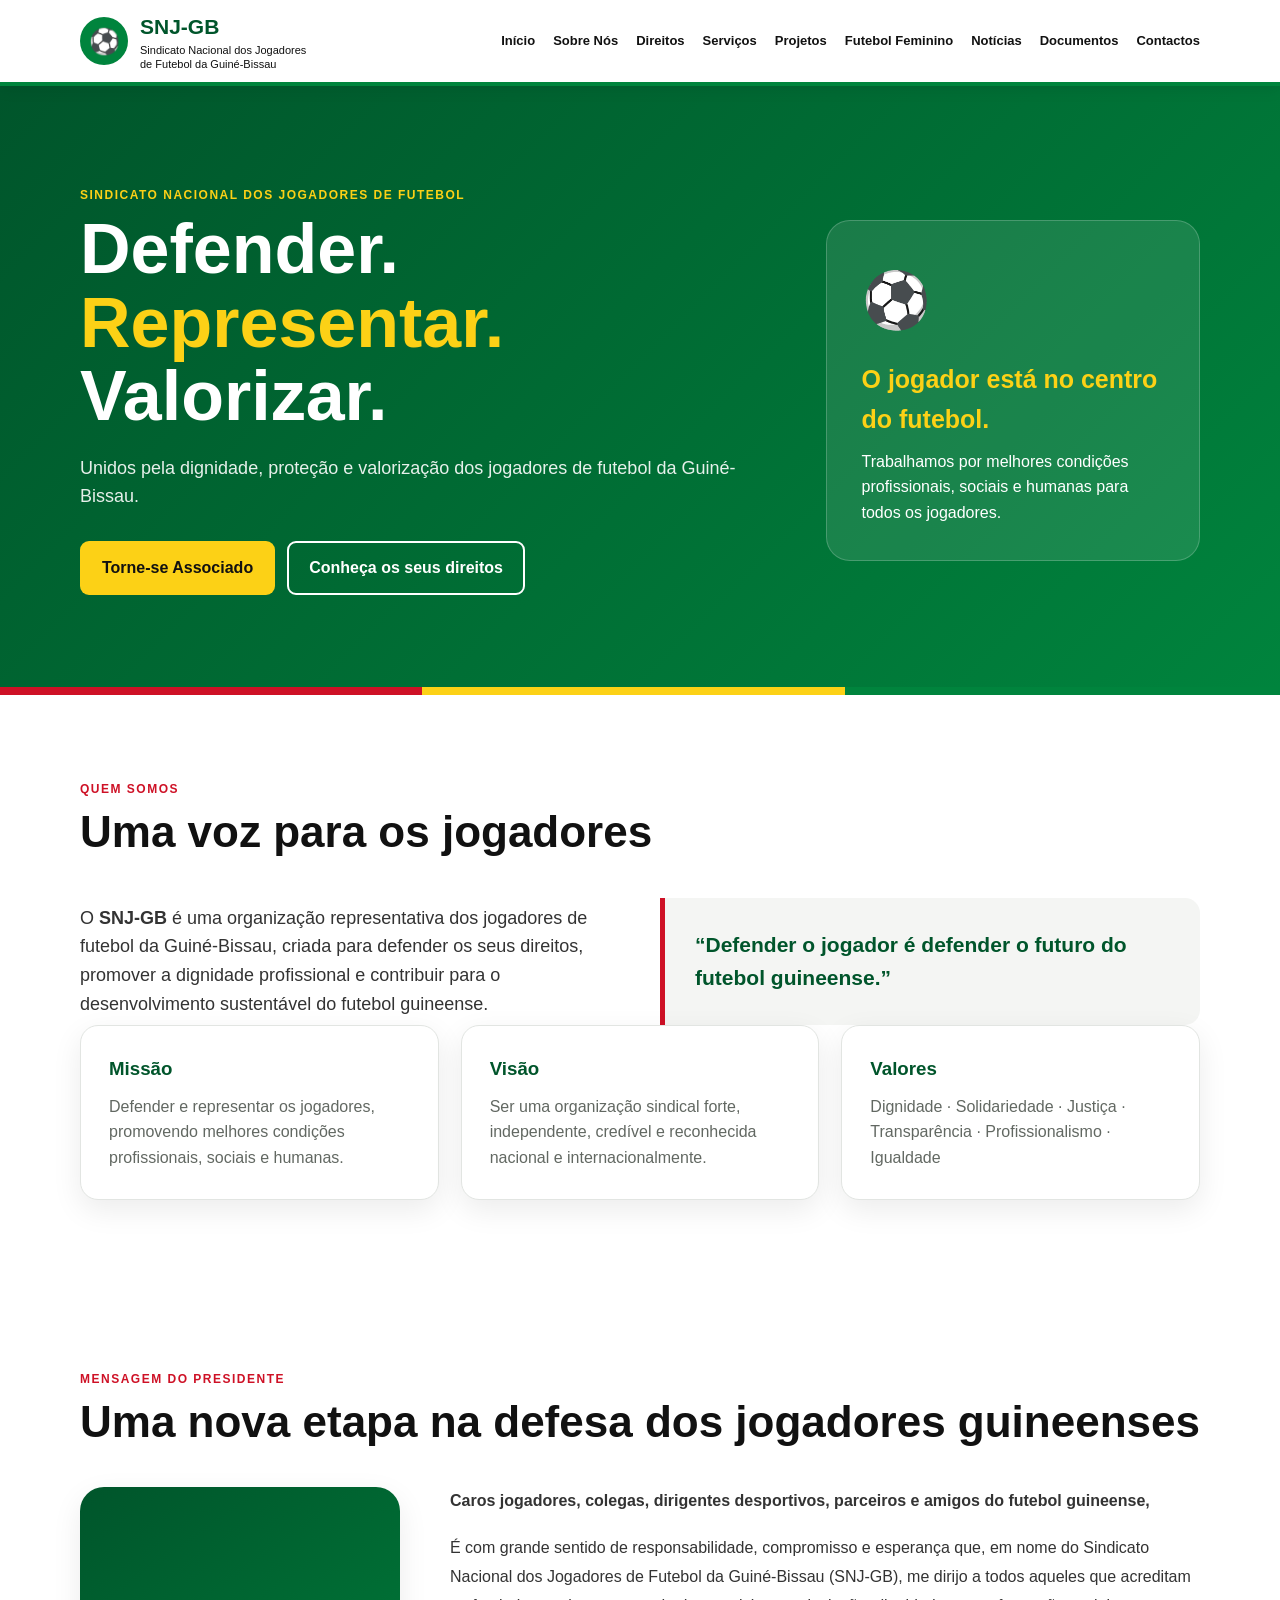
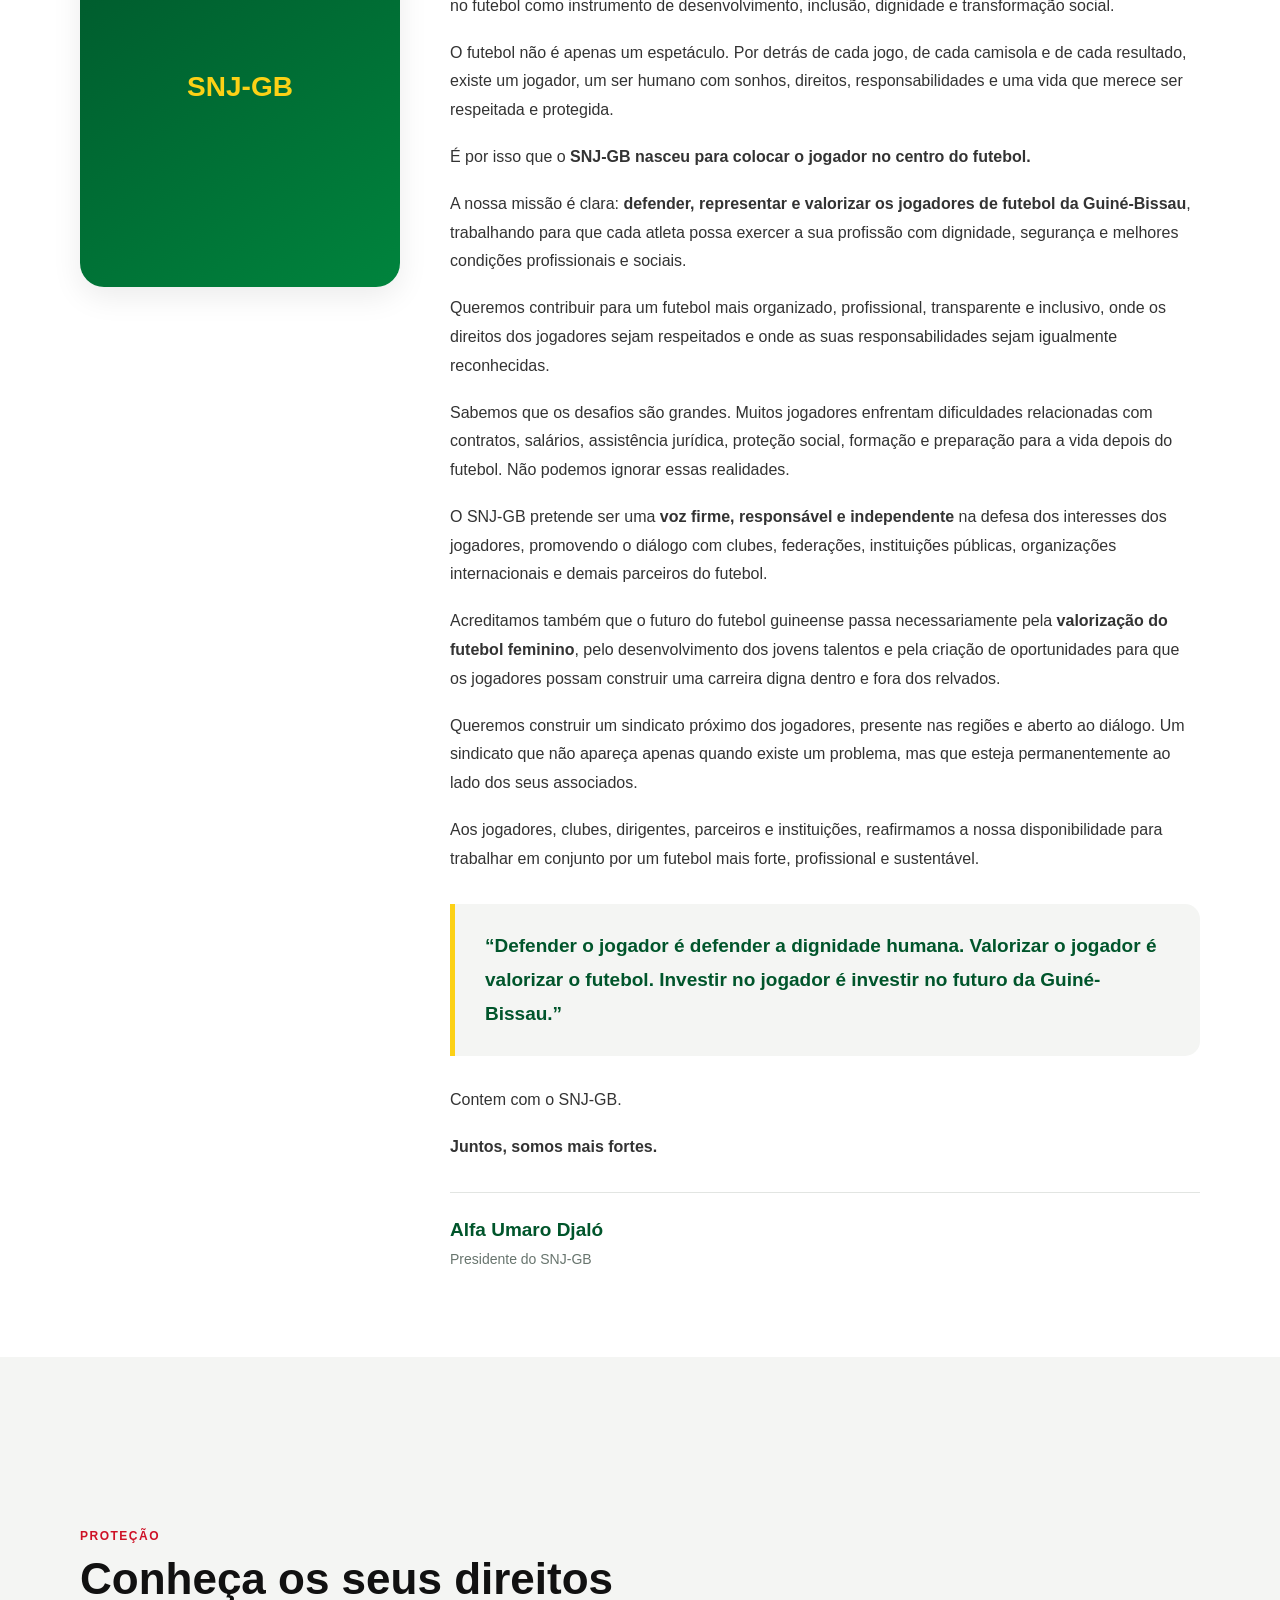
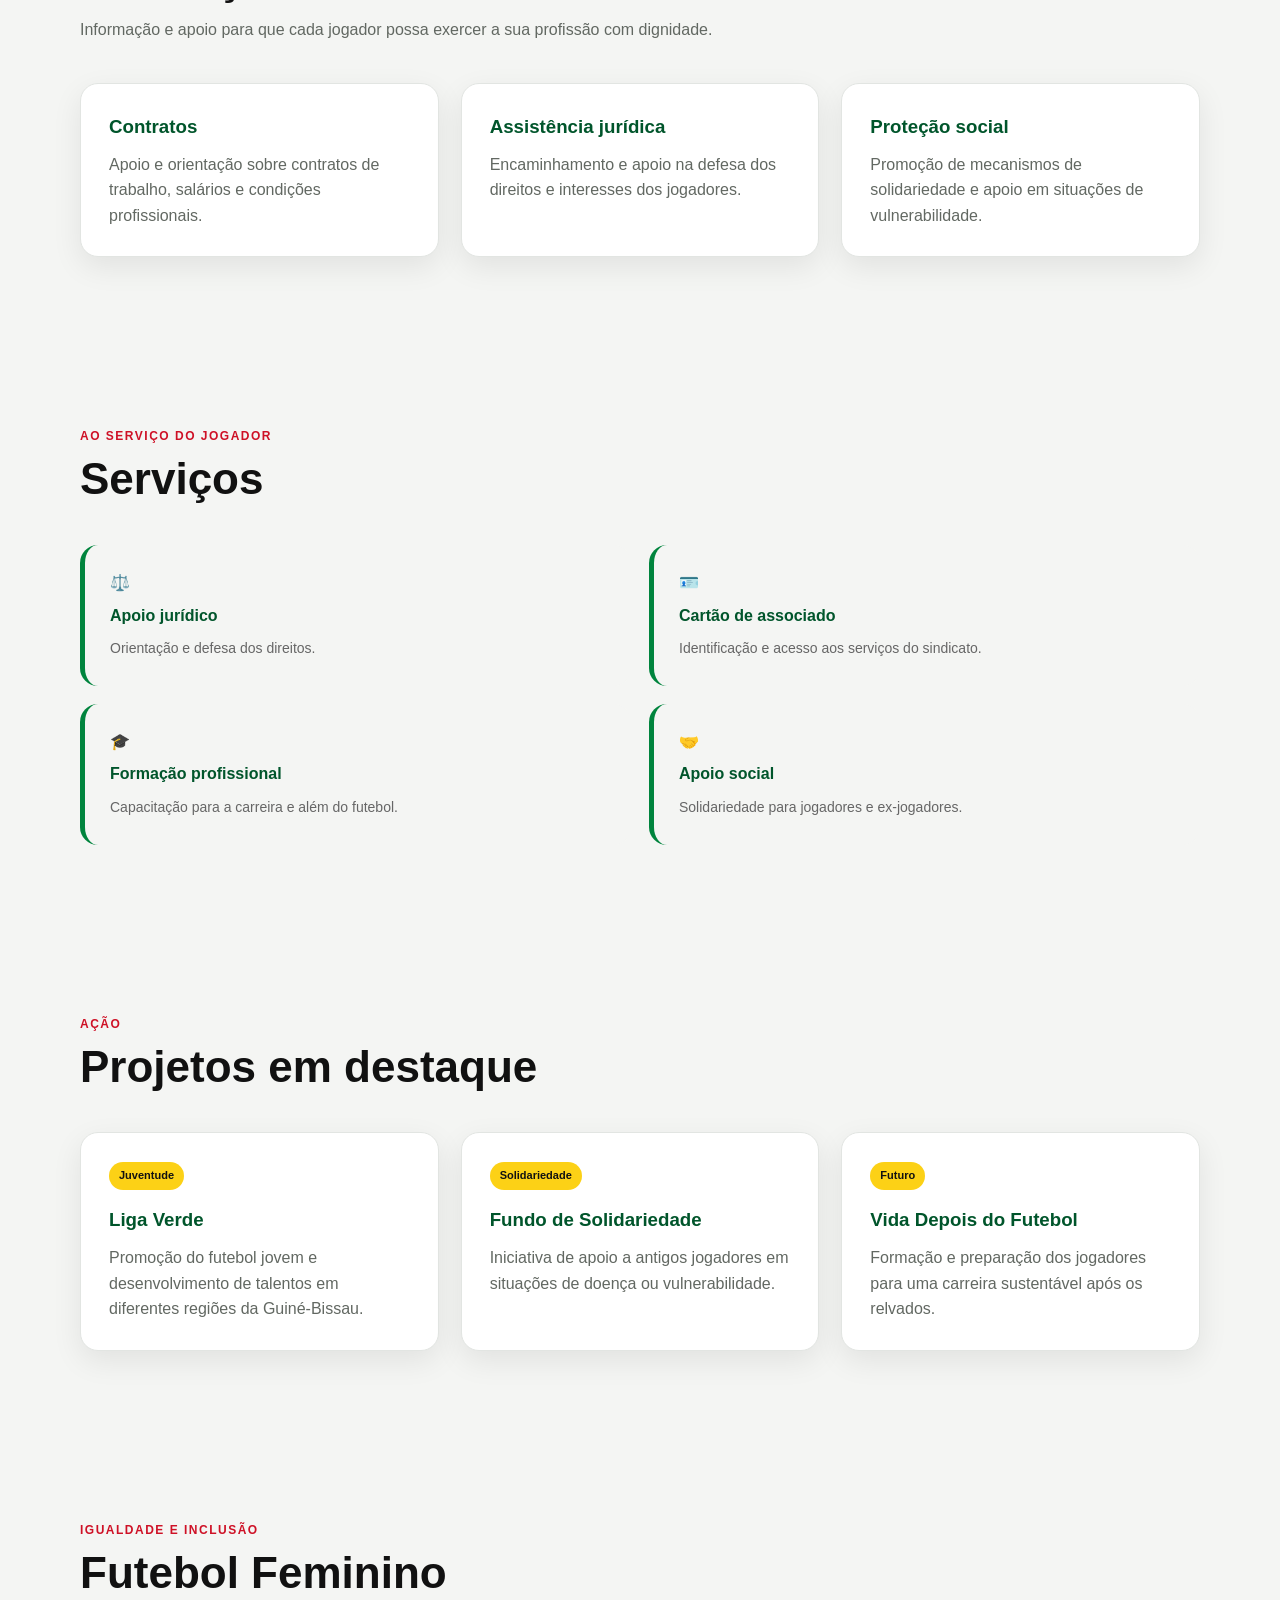
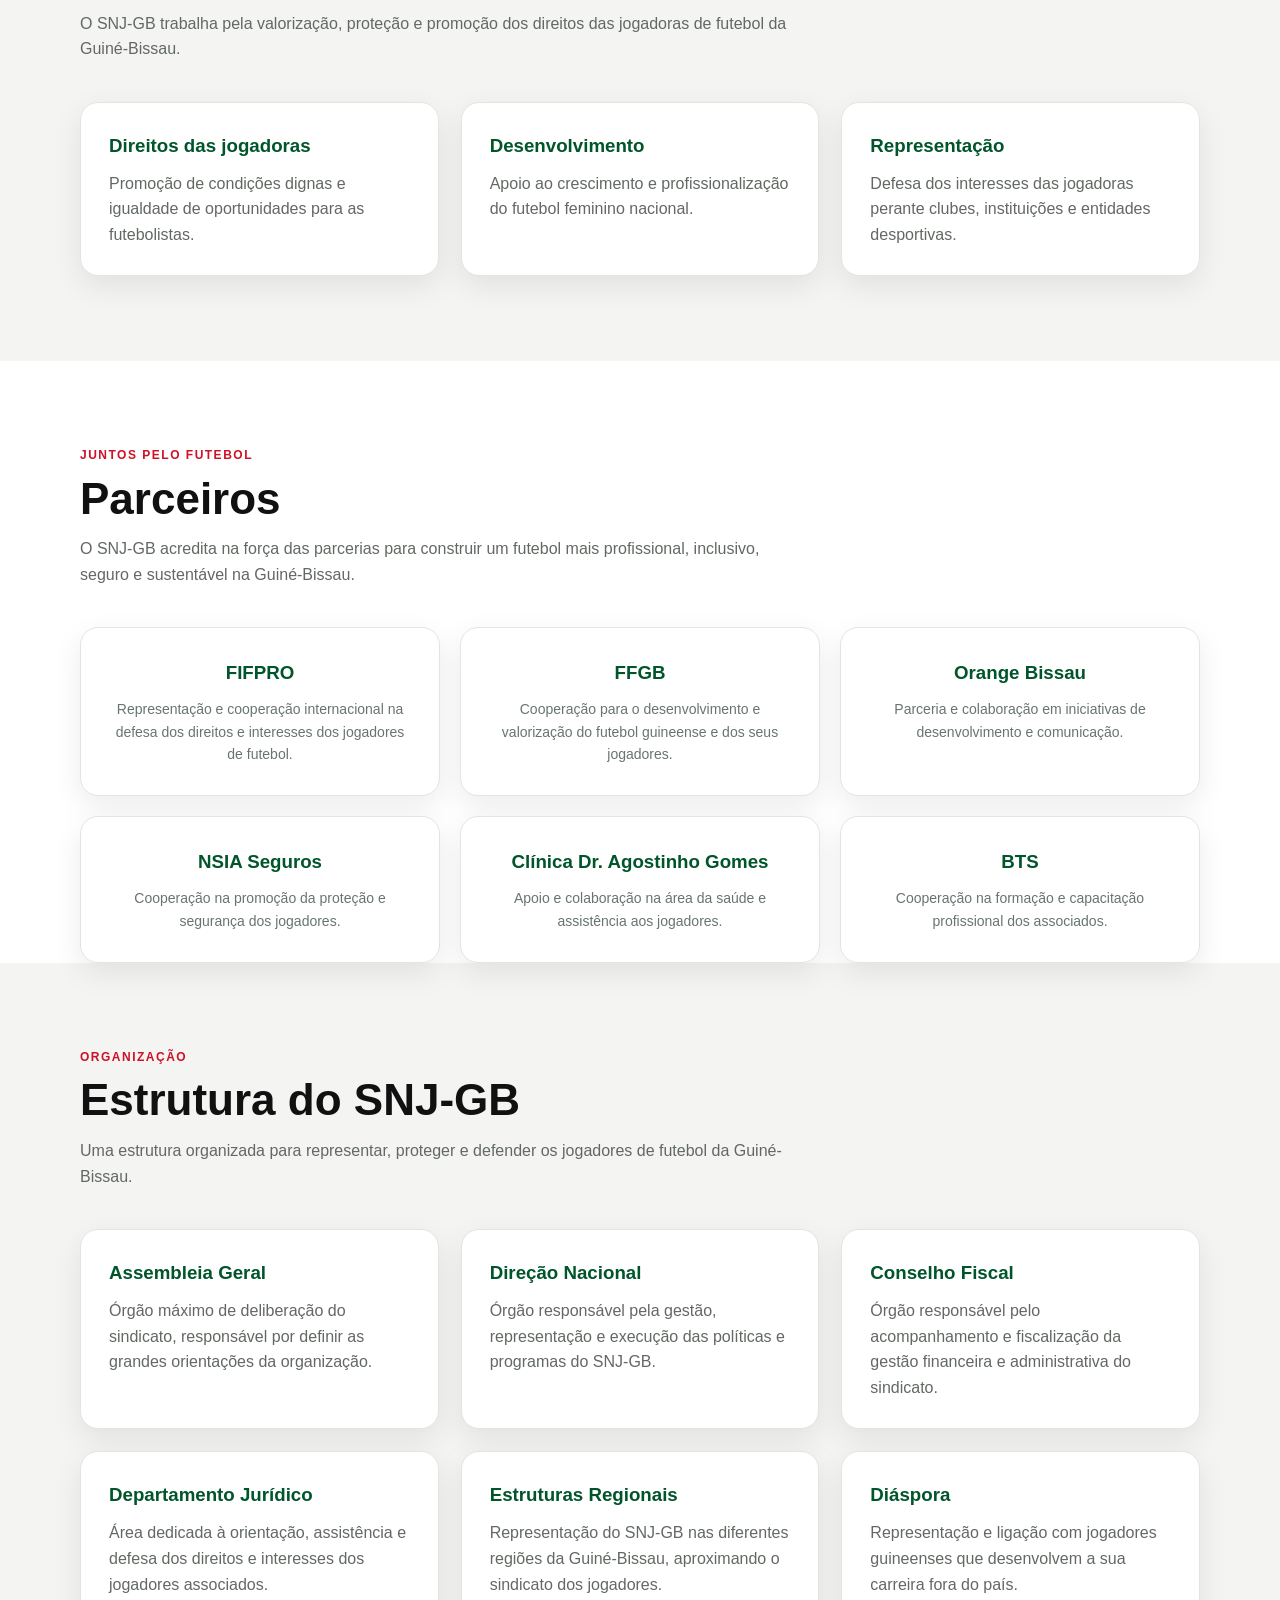
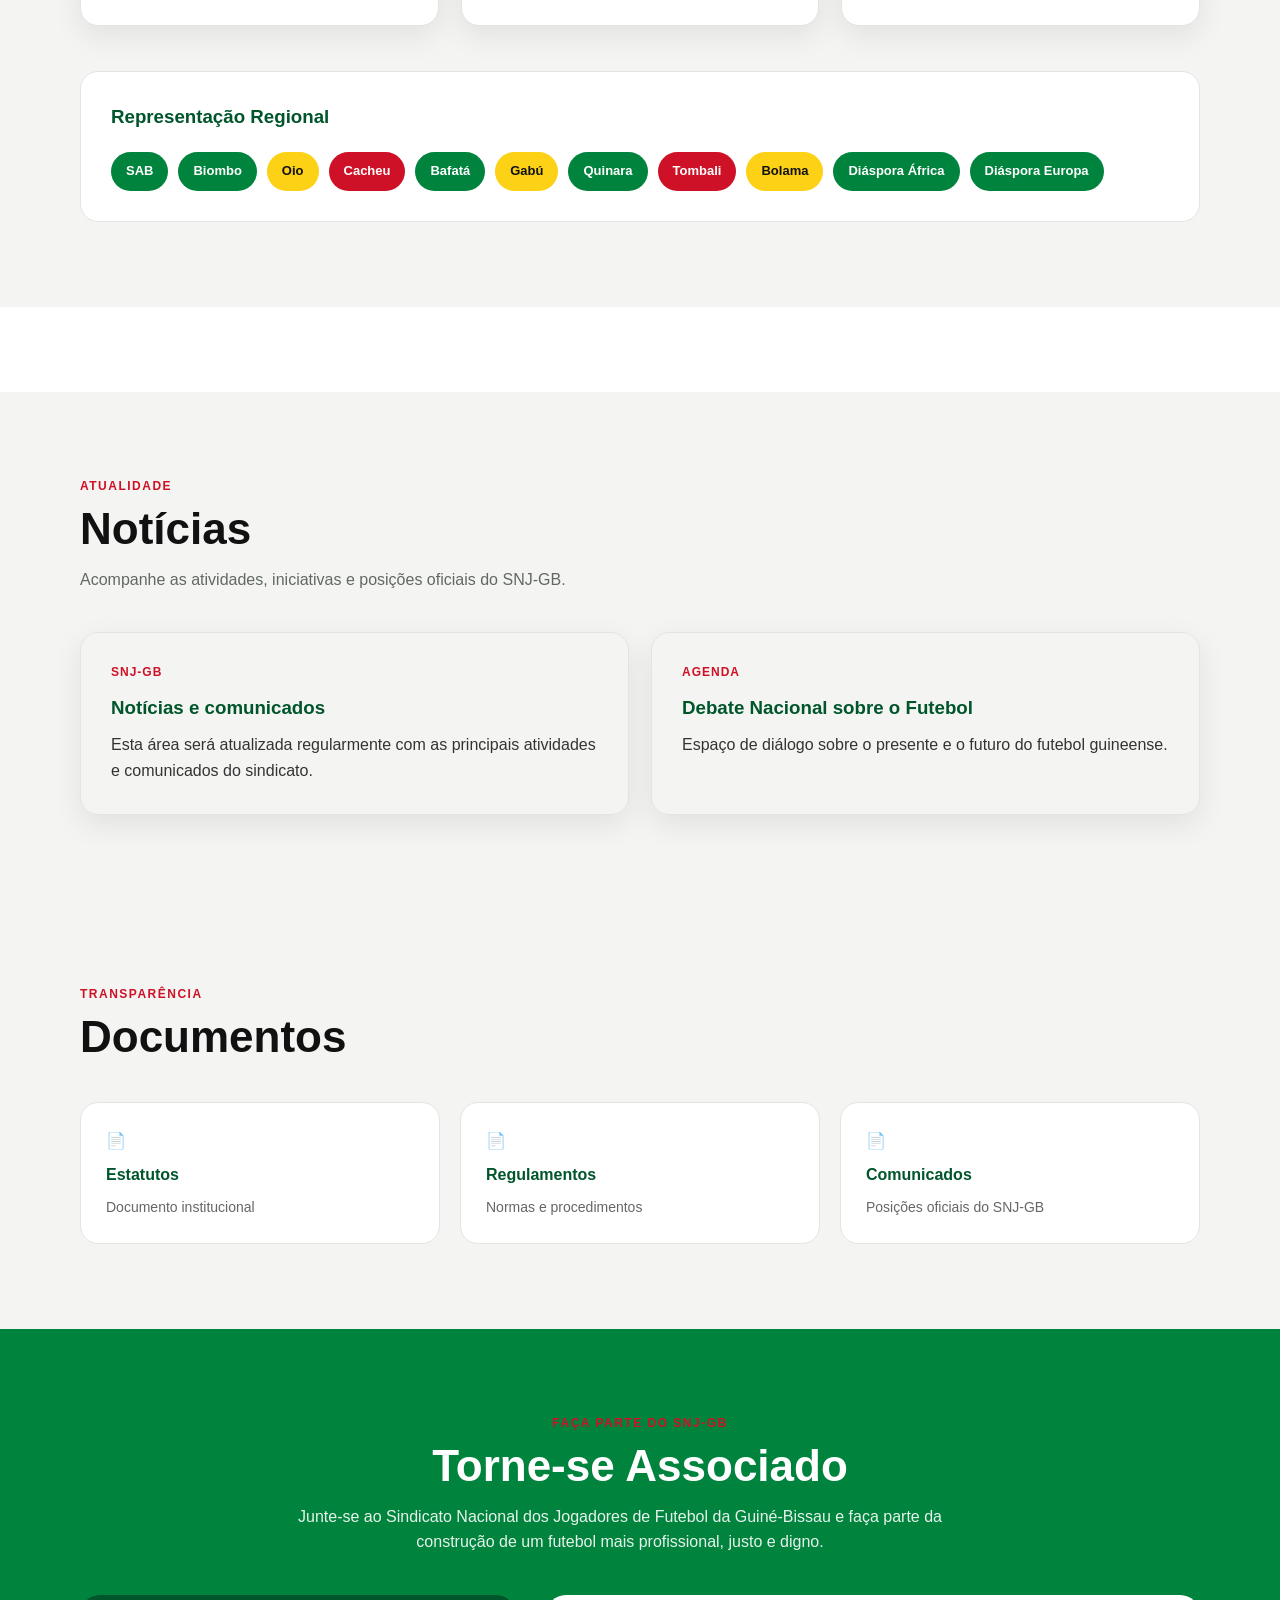
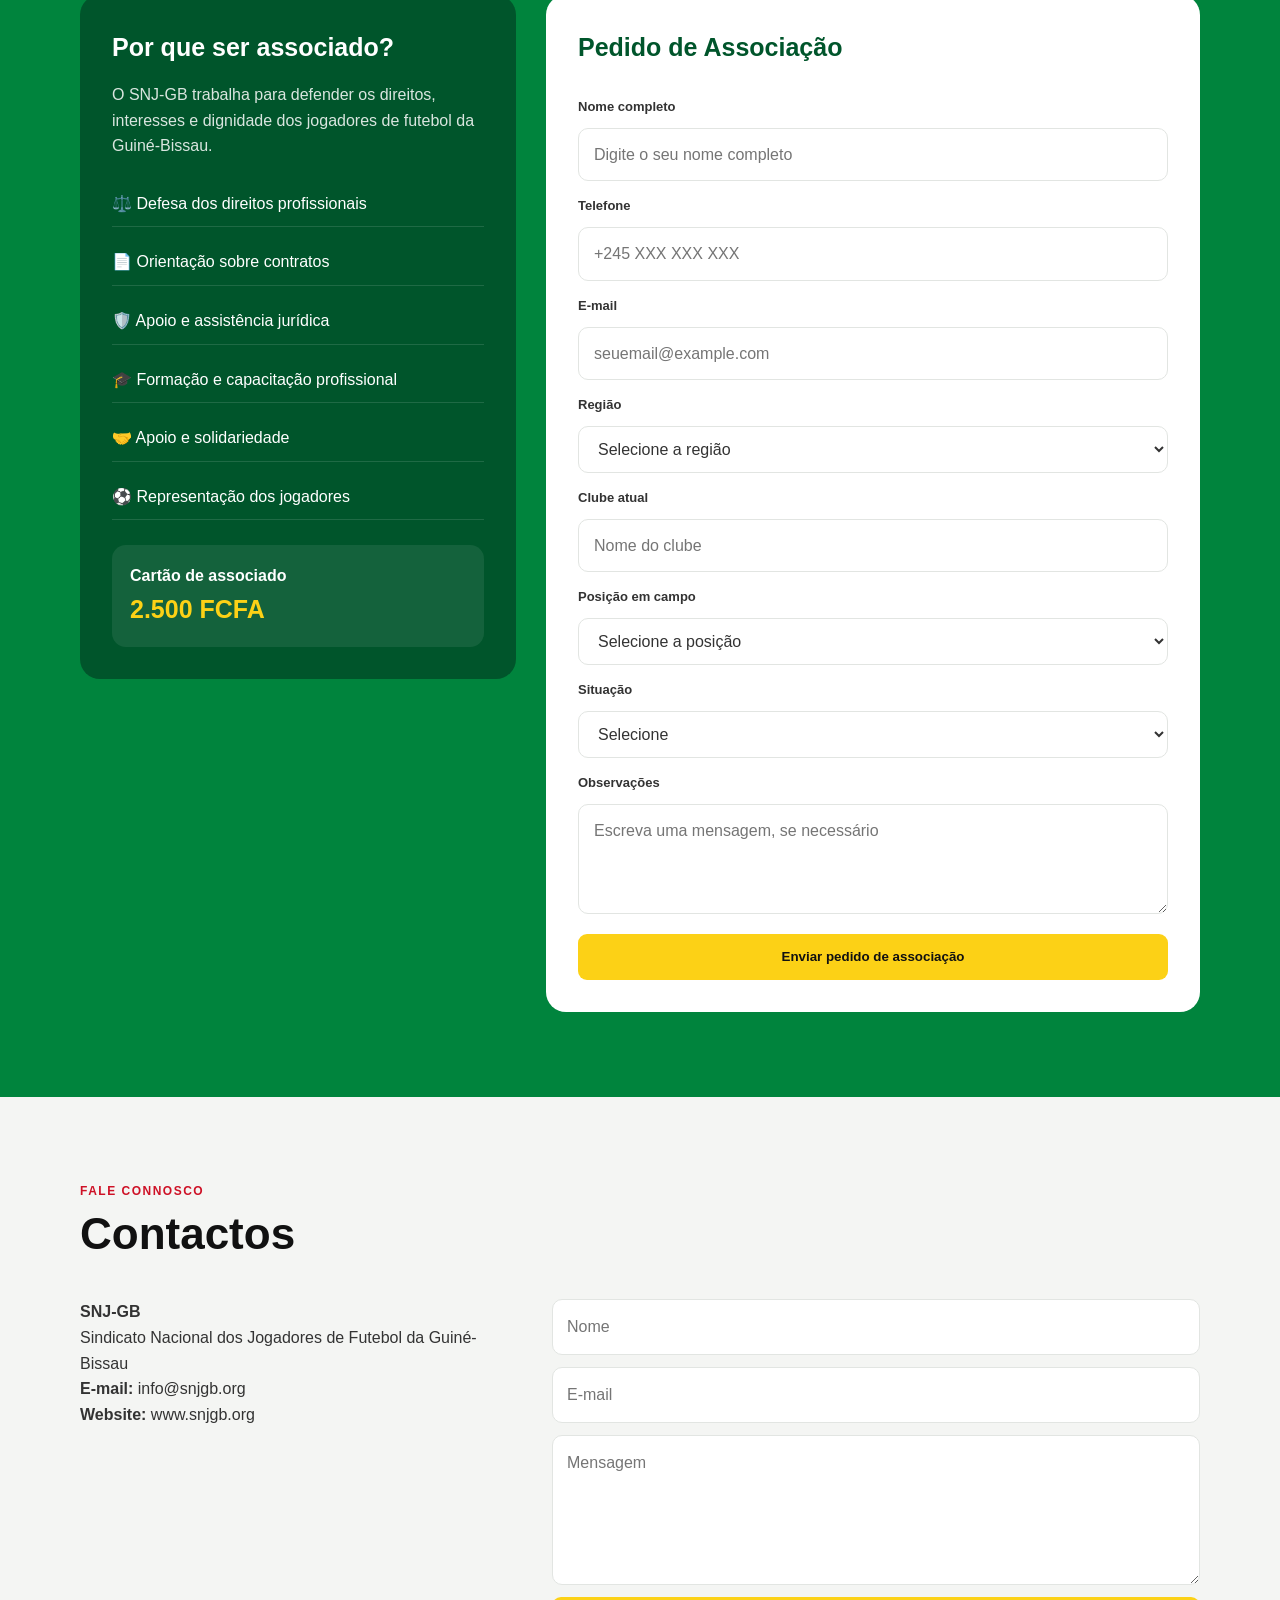
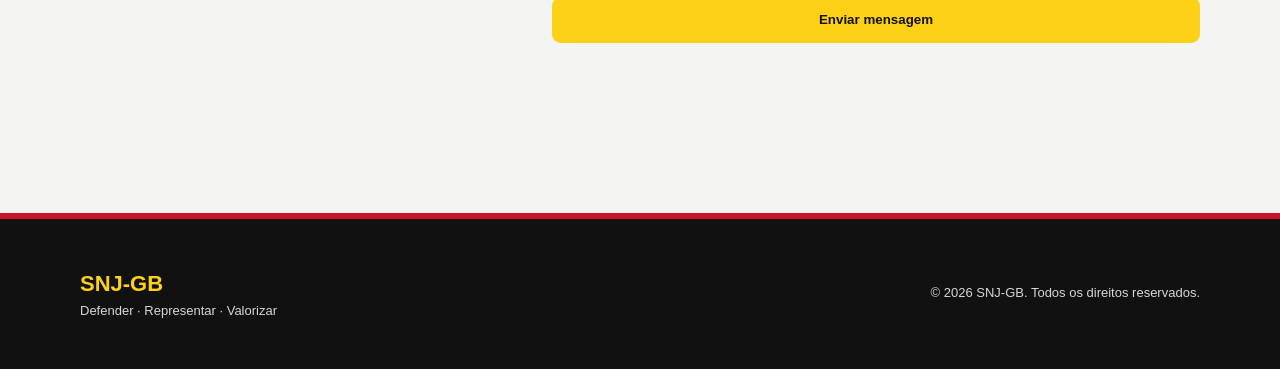
<file: index.html>
<!doctype html>
<html lang="pt">
  <link rel="manifest" href="/manifest.webmanifest">
<meta name="theme-color" content="#00552b">
<head>
  <meta charset="utf-8">
  <meta name="viewport" content="width=device-width,initial-scale=1">
  <meta name="description" content="Site oficial do Sindicato Nacional dos Jogadores de Futebol da Guiné-Bissau (SNJ-GB).">
  <meta name="keywords" content="SNJ-GB, jogadores, futebol, Guiné-Bissau, sindicato, futebol feminino">
  <title>SNJ-GB | Sindicato Nacional dos Jogadores de Futebol da Guiné-Bissau</title>
  <link rel="stylesheet" href="style.css">
</head>
<script>
  if ("serviceWorker" in navigator) {
    window.addEventListener("load", () => {
      navigator.serviceWorker.register("/sw.js")
        .then(() => console.log("SNJ-GB App ativado"))
        .catch((error) => console.error("Erro ao ativar o App:", error));
    });
  }
</script>
<body>

<header>
  <div class="container nav">

    <a class="brand" href="#inicio">
      <span class="crest">⚽</span>
      <span>
        <b>SNJ-GB</b>
        <small>Sindicato Nacional dos Jogadores<br>de Futebol da Guiné-Bissau</small>
      </span>
    </a>

    <button class="menu" aria-label="Abrir menu">☰</button>

    <nav>
      <a href="#inicio">Início</a>
      <a href="#sobre">Sobre Nós</a>
      <a href="#direitos">Direitos</a>
      <a href="#servicos">Serviços</a>
      <a href="#projetos">Projetos</a>
      <a href="#feminino">Futebol Feminino</a>
      <a href="#noticias">Notícias</a>
      <a href="#documentos">Documentos</a>
      <a href="#contactos">Contactos</a>
    </nav>

  </div>
</header>

<main>

<!-- INÍCIO -->

<section id="inicio" class="hero">

  <div class="container hero-grid">

    <div>

      <p class="eyebrow">
        SINDICATO NACIONAL DOS JOGADORES DE FUTEBOL
      </p>

      <h1>
        Defender. <span>Representar.</span> Valorizar.
      </h1>

      <p class="lead">
        Unidos pela dignidade, proteção e valorização dos jogadores de futebol da Guiné-Bissau.
      </p>

      <div class="actions">

        <a class="btn primary" href="#associado">
          Torne-se Associado
        </a>

        <a class="btn ghost" href="#direitos">
          Conheça os seus direitos
        </a>

      </div>

    </div>

    <div class="hero-card">

      <div class="ball">⚽</div>

      <h3>
        O jogador está no centro do futebol.
      </h3>

      <p>
        Trabalhamos por melhores condições profissionais, sociais e humanas para todos os jogadores.
      </p>

    </div>

  </div>

</section>


<!-- SOBRE -->

<section id="sobre">

  <div class="container">

    <div class="section-head">

      <p class="eyebrow">QUEM SOMOS</p>

      <h2>Uma voz para os jogadores</h2>

    </div>

    <div class="two">

      <p>
        O <b>SNJ-GB</b> é uma organização representativa dos jogadores de futebol da Guiné-Bissau, criada para defender os seus direitos, promover a dignidade profissional e contribuir para o desenvolvimento sustentável do futebol guineense.
      </p>

      <div class="quote">
        “Defender o jogador é defender o futuro do futebol guineense.”
      </div>

    </div>

    <div class="cards three">

      <article>
        <h3>Missão</h3>
        <p>
          Defender e representar os jogadores, promovendo melhores condições profissionais, sociais e humanas.
        </p>
      </article>

      <article>
        <h3>Visão</h3>
        <p>
          Ser uma organização sindical forte, independente, credível e reconhecida nacional e internacionalmente.
        </p>
      </article>

      <article>
        <h3>Valores</h3>
        <p>
          Dignidade · Solidariedade · Justiça · Transparência · Profissionalismo · Igualdade
        </p>
      </article>

    </div>

  </div>

</section>

</section>

<!-- MENSAGEM DO PRESIDENTE -->

<section id="presidente" class="presidente">

  <div class="container">

    <div class="section-head">
      <p class="eyebrow">MENSAGEM DO PRESIDENTE</p>
      <h2>Uma nova etapa na defesa dos jogadores guineenses</h2>
    </div>

    <div class="presidente-grid">

      <div class="presidente-foto">
        <div class="presidente-placeholder">
          <span>SNJ-GB</span>
        </div>
      </div>

      <div class="presidente-text">

        <p>
          <strong>Caros jogadores, colegas, dirigentes desportivos,
          parceiros e amigos do futebol guineense,</strong>
        </p>

        <p>
          É com grande sentido de responsabilidade, compromisso e esperança
          que, em nome do Sindicato Nacional dos Jogadores de Futebol da
          Guiné-Bissau (SNJ-GB), me dirijo a todos aqueles que acreditam no
          futebol como instrumento de desenvolvimento, inclusão, dignidade
          e transformação social.
        </p>

        <p>
          O futebol não é apenas um espetáculo. Por detrás de cada jogo,
          de cada camisola e de cada resultado, existe um jogador, um ser
          humano com sonhos, direitos, responsabilidades e uma vida que
          merece ser respeitada e protegida.
        </p>

        <p>
          É por isso que o <strong>SNJ-GB nasceu para colocar o jogador
          no centro do futebol.</strong>
        </p>

        <p>
          A nossa missão é clara: <strong>defender, representar e valorizar
          os jogadores de futebol da Guiné-Bissau</strong>, trabalhando para
          que cada atleta possa exercer a sua profissão com dignidade,
          segurança e melhores condições profissionais e sociais.
        </p>

        <p>
          Queremos contribuir para um futebol mais organizado, profissional,
          transparente e inclusivo, onde os direitos dos jogadores sejam
          respeitados e onde as suas responsabilidades sejam igualmente
          reconhecidas.
        </p>

        <p>
          Sabemos que os desafios são grandes. Muitos jogadores enfrentam
          dificuldades relacionadas com contratos, salários, assistência
          jurídica, proteção social, formação e preparação para a vida depois
          do futebol. Não podemos ignorar essas realidades.
        </p>

        <p>
          O SNJ-GB pretende ser uma <strong>voz firme, responsável e
          independente</strong> na defesa dos interesses dos jogadores,
          promovendo o diálogo com clubes, federações, instituições públicas,
          organizações internacionais e demais parceiros do futebol.
        </p>

        <p>
          Acreditamos também que o futuro do futebol guineense passa
          necessariamente pela <strong>valorização do futebol feminino</strong>,
          pelo desenvolvimento dos jovens talentos e pela criação de
          oportunidades para que os jogadores possam construir uma carreira
          digna dentro e fora dos relvados.
        </p>

        <p>
          Queremos construir um sindicato próximo dos jogadores, presente nas
          regiões e aberto ao diálogo. Um sindicato que não apareça apenas
          quando existe um problema, mas que esteja permanentemente ao lado
          dos seus associados.
        </p>

        <p>
          Aos jogadores, clubes, dirigentes, parceiros e instituições,
          reafirmamos a nossa disponibilidade para trabalhar em conjunto
          por um futebol mais forte, profissional e sustentável.
        </p>

        <blockquote>
          “Defender o jogador é defender a dignidade humana.
          Valorizar o jogador é valorizar o futebol.
          Investir no jogador é investir no futuro da Guiné-Bissau.”
        </blockquote>

        <p>
          Contem com o SNJ-GB.
        </p>

        <p>
          <strong>Juntos, somos mais fortes.</strong>
        </p>

        <div class="assinatura">
          <strong>Alfa Umaro Djaló</strong>
          <span>Presidente do SNJ-GB</span>
        </div>

      </div>

    </div>

  </div>

</section>

<!-- DIREITOS -->

<section id="direitos" class="alt">
<!-- DIREITOS -->

<section id="direitos" class="alt">

  <div class="container">

    <div class="section-head">

      <p class="eyebrow">PROTEÇÃO</p>

      <h2>Conheça os seus direitos</h2>

      <p>
        Informação e apoio para que cada jogador possa exercer a sua profissão com dignidade.
      </p>

    </div>

    <div class="cards three">

      <article>
        <h3>Contratos</h3>
        <p>
          Apoio e orientação sobre contratos de trabalho, salários e condições profissionais.
        </p>
      </article>

      <article>
        <h3>Assistência jurídica</h3>
        <p>
          Encaminhamento e apoio na defesa dos direitos e interesses dos jogadores.
        </p>
      </article>

      <article>
        <h3>Proteção social</h3>
        <p>
          Promoção de mecanismos de solidariedade e apoio em situações de vulnerabilidade.
        </p>
      </article>

    </div>

  </div>

</section>


<!-- SERVIÇOS -->

<section id="servicos">

  <div class="container">

    <div class="section-head">

      <p class="eyebrow">AO SERVIÇO DO JOGADOR</p>

      <h2>Serviços</h2>

    </div>

    <div class="service-list">

      <div>
        ⚖️
        <b>Apoio jurídico</b>
        <span>Orientação e defesa dos direitos.</span>
      </div>

      <div>
        🪪
        <b>Cartão de associado</b>
        <span>Identificação e acesso aos serviços do sindicato.</span>
      </div>

      <div>
        🎓
        <b>Formação profissional</b>
        <span>Capacitação para a carreira e além do futebol.</span>
      </div>

      <div>
        🤝
        <b>Apoio social</b>
        <span>Solidariedade para jogadores e ex-jogadores.</span>
      </div>

    </div>

  </div>

</section>


<!-- PROJETOS -->

<section id="projetos" class="alt">

  <div class="container">

    <div class="section-head">

      <p class="eyebrow">AÇÃO</p>

      <h2>Projetos em destaque</h2>

    </div>

    <div class="cards three">

      <article>

        <span class="tag">Juventude</span>

        <h3>Liga Verde</h3>

        <p>
          Promoção do futebol jovem e desenvolvimento de talentos em diferentes regiões da Guiné-Bissau.
        </p>

      </article>

      <article>

        <span class="tag">Solidariedade</span>

        <h3>Fundo de Solidariedade</h3>

        <p>
          Iniciativa de apoio a antigos jogadores em situações de doença ou vulnerabilidade.
        </p>

      </article>

      <article>

        <span class="tag">Futuro</span>

        <h3>Vida Depois do Futebol</h3>

        <p>
          Formação e preparação dos jogadores para uma carreira sustentável após os relvados.
        </p>

      </article>

    </div>

  </div>

</section>


<!-- FUTEBOL FEMININO -->

<section id="feminino">

  <div class="container">

    <div class="section-head">

      <p class="eyebrow">IGUALDADE E INCLUSÃO</p>

      <h2>Futebol Feminino</h2>

      <p>
        O SNJ-GB trabalha pela valorização, proteção e promoção dos direitos das jogadoras de futebol da Guiné-Bissau.
      </p>

    </div>

    <div class="cards three">

      <article>
        <h3>Direitos das jogadoras</h3>
        <p>
          Promoção de condições dignas e igualdade de oportunidades para as futebolistas.
        </p>
      </article>

      <article>
        <h3>Desenvolvimento</h3>
        <p>
          Apoio ao crescimento e profissionalização do futebol feminino nacional.
        </p>
      </article>

      <article>
        <h3>Representação</h3>
        <p>
          Defesa dos interesses das jogadoras perante clubes, instituições e entidades desportivas.
        </p>
      </article>

    </div>

  </div>

</section>

<!-- PARCEIROS -->

<section id="parceiros">

  <div class="container">

    <div class="section-head">

      <p class="eyebrow">JUNTOS PELO FUTEBOL</p>

      <h2>Parceiros</h2>

      <p>
        O SNJ-GB acredita na força das parcerias para construir um futebol
        mais profissional, inclusivo, seguro e sustentável na Guiné-Bissau.
      </p>

    </div>

    <div class="partners">

      <div class="partner-card">
        <h3>FIFPRO</h3>
        <p>
          Representação e cooperação internacional na defesa dos direitos
          e interesses dos jogadores de futebol.
        </p>
      </div>

      <div class="partner-card">
        <h3>FFGB</h3>
        <p>
          Cooperação para o desenvolvimento e valorização do futebol
          guineense e dos seus jogadores.
        </p>
      </div>

      <div class="partner-card">
        <h3>Orange Bissau</h3>
        <p>
          Parceria e colaboração em iniciativas de desenvolvimento e
          comunicação.
        </p>
      </div>

      <div class="partner-card">
        <h3>NSIA Seguros</h3>
        <p>
          Cooperação na promoção da proteção e segurança dos jogadores.
        </p>
      </div>

      <div class="partner-card">
        <h3>Clínica Dr. Agostinho Gomes</h3>
        <p>
          Apoio e colaboração na área da saúde e assistência aos jogadores.
        </p>
      </div>

      <div class="partner-card">
        <h3>BTS</h3>
        <p>
          Cooperação na formação e capacitação profissional dos associados.
        </p>
      </div>

    </div>

  </div>
<!-- ESTRUTURA DO SNJ-GB -->

<section id="estrutura" class="alt">

  <div class="container">

    <div class="section-head">

      <p class="eyebrow">ORGANIZAÇÃO</p>

      <h2>Estrutura do SNJ-GB</h2>

      <p>
        Uma estrutura organizada para representar, proteger e defender
        os jogadores de futebol da Guiné-Bissau.
      </p>

    </div>

    <div class="cards three">

      <article>
        <h3>Assembleia Geral</h3>
        <p>
          Órgão máximo de deliberação do sindicato, responsável por
          definir as grandes orientações da organização.
        </p>
      </article>

      <article>
        <h3>Direção Nacional</h3>
        <p>
          Órgão responsável pela gestão, representação e execução das
          políticas e programas do SNJ-GB.
        </p>
      </article>

      <article>
        <h3>Conselho Fiscal</h3>
        <p>
          Órgão responsável pelo acompanhamento e fiscalização da gestão
          financeira e administrativa do sindicato.
        </p>
      </article>

      <article>
        <h3>Departamento Jurídico</h3>
        <p>
          Área dedicada à orientação, assistência e defesa dos direitos
          e interesses dos jogadores associados.
        </p>
      </article>

      <article>
        <h3>Estruturas Regionais</h3>
        <p>
          Representação do SNJ-GB nas diferentes regiões da Guiné-Bissau,
          aproximando o sindicato dos jogadores.
        </p>
      </article>

      <article>
        <h3>Diáspora</h3>
        <p>
          Representação e ligação com jogadores guineenses que desenvolvem
          a sua carreira fora do país.
        </p>
      </article>

    </div>

    <div class="regional">

      <h3>Representação Regional</h3>

      <div class="regions">

        <span>SAB</span>
        <span>Biombo</span>
        <span>Oio</span>
        <span>Cacheu</span>
        <span>Bafatá</span>
        <span>Gabú</span>
        <span>Quinara</span>
        <span>Tombali</span>
        <span>Bolama</span>
        <span>Diáspora África</span>
        <span>Diáspora Europa</span>

      </div>

    </div>

  </div>

</section>

<!-- NOTÍCIAS -->
</section>
<!-- NOTÍCIAS -->

<section id="noticias" class="alt">

  <div class="container">

    <div class="section-head">

      <p class="eyebrow">ATUALIDADE</p>

      <h2>Notícias</h2>

      <p>
        Acompanhe as atividades, iniciativas e posições oficiais do SNJ-GB.
      </p>

    </div>

    <div class="news">

      <article>

        <div class="date">SNJ-GB</div>

        <h3>Notícias e comunicados</h3>

        <p>
          Esta área será atualizada regularmente com as principais atividades e comunicados do sindicato.
        </p>

      </article>

      <article>

        <div class="date">AGENDA</div>

        <h3>Debate Nacional sobre o Futebol</h3>

        <p>
          Espaço de diálogo sobre o presente e o futuro do futebol guineense.
        </p>

      </article>

    </div>

  </div>

</section>


<!-- DOCUMENTOS -->

<section id="documentos" class="alt">

  <div class="container">

    <div class="section-head">

      <p class="eyebrow">TRANSPARÊNCIA</p>

      <h2>Documentos</h2>

    </div>

    <div class="docs">

      <div>
        📄
        <b>Estatutos</b>
        <span>Documento institucional</span>
      </div>

      <div>
        📄
        <b>Regulamentos</b>
        <span>Normas e procedimentos</span>
      </div>

      <div>
        📄
        <b>Comunicados</b>
        <span>Posições oficiais do SNJ-GB</span>
      </div>

    </div>

  </div>

</section>


<!

  <!-- ASSOCIADO -->

<section id="associado" class="join">

  <div class="container">

    <div class="section-head">
      <p class="eyebrow">FAÇA PARTE DO SNJ-GB</p>
      <h2>Torne-se Associado</h2>

      <p>
        Junte-se ao Sindicato Nacional dos Jogadores de Futebol da
        Guiné-Bissau e faça parte da construção de um futebol mais
        profissional, justo e digno.
      </p>
    </div>

    <div class="membership-grid">

      <div class="membership-info">

        <h3>Por que ser associado?</h3>

        <p>
          O SNJ-GB trabalha para defender os direitos, interesses e
          dignidade dos jogadores de futebol da Guiné-Bissau.
        </p>

        <ul>
          <li>⚖️ Defesa dos direitos profissionais</li>
          <li>📄 Orientação sobre contratos</li>
          <li>🛡️ Apoio e assistência jurídica</li>
          <li>🎓 Formação e capacitação profissional</li>
          <li>🤝 Apoio e solidariedade</li>
          <li>⚽ Representação dos jogadores</li>
        </ul>

        <div class="membership-fee">
          <strong>Cartão de associado</strong>
          <span>2.500 FCFA</span>
        </div>

      </div>

      <form
        class="membership-form"
        onsubmit="event.preventDefault(); alert('Obrigado pelo seu interesse em fazer parte do SNJ-GB. O pedido será encaminhado para análise.');"
      >

        <h3>Pedido de Associação</h3>

        <label for="nome">
          Nome completo
        </label>

        <input
          id="nome"
          name="nome"
          type="text"
          required
          placeholder="Digite o seu nome completo"
        >

        <label for="telefone">
          Telefone
        </label>

        <input
          id="telefone"
          name="telefone"
          type="tel"
          required
          placeholder="+245 XXX XXX XXX"
        >

        <label for="email">
          E-mail
        </label>

        <input
          id="email"
          name="email"
          type="email"
          placeholder="seuemail@example.com"
        >

        <label for="regiao">
          Região
        </label>

        <select id="regiao" name="regiao" required>

          <option value="">
            Selecione a região
          </option>

          <option>SAB</option>
          <option>Biombo</option>
          <option>Oio</option>
          <option>Cacheu</option>
          <option>Bafatá</option>
          <option>Gabú</option>
          <option>Quinara</option>
          <option>Tombali</option>
          <option>Bolama</option>
          <option>Diáspora África</option>
          <option>Diáspora Europa</option>

        </select>

        <label for="clube">
          Clube atual
        </label>

        <input
          id="clube"
          name="clube"
          type="text"
          placeholder="Nome do clube"
        >

        <label for="posicao">
          Posição em campo
        </label>

        <select id="posicao" name="posicao">

          <option value="">
            Selecione a posição
          </option>

          <option>Guarda-redes</option>
          <option>Defesa</option>
          <option>Médio</option>
          <option>Avançado</option>

        </select>

        <label for="tipo">
          Situação
        </label>

        <select id="tipo" name="tipo" required>

          <option value="">
            Selecione
          </option>

          <option>Jogador profissional</option>
          <option>Jogador amador</option>
          <option>Ex-jogador</option>

        </select>

        <label for="mensagem">
          Observações
        </label>

        <textarea
          id="mensagem"
          name="mensagem"
          placeholder="Escreva uma mensagem, se necessário"
        ></textarea>

        <button type="submit" class="btn primary">
          Enviar pedido de associação
        </button>

      </form>

    </div>

  </div>

</section>


<!-- CONTACTOS -->

<section id="contactos">

  <div class="container">

    <div class="section-head">

      <p class="eyebrow">FALE CONNOSCO</p>

      <h2>Contactos</h2>

    </div>

    <div class="contact-grid">

      <div>

        <p>
          <b>SNJ-GB</b><br>
          Sindicato Nacional dos Jogadores de Futebol da Guiné-Bissau
        </p>

        <p>
          <b>E-mail:</b> info@snjgb.org
        </p>

        <p>
          <b>Website:</b> www.snjgb.org
        </p>

      </div>

      <form onsubmit="event.preventDefault();alert('Obrigado. O formulário será ligado ao e-mail institucional numa próxima etapa.');">

        <input required placeholder="Nome">

        <input type="email" required placeholder="E-mail">

        <textarea required placeholder="Mensagem"></textarea>

        <button class="btn primary">
          Enviar mensagem
        </button>

      </form>

    </div>

  </div>

</section>

</main>


<!-- RODAPÉ -->

<footer>

  <div class="container footer">

    <div>

      <b>SNJ-GB</b>

      <p>
        Defender · Representar · Valorizar
      </p>

    </div>

    <p>
      © 2026 SNJ-GB. Todos os direitos reservados.
    </p>

  </div>

</footer>


<script src="script.js"></script>

</body>
        </html>
</file>
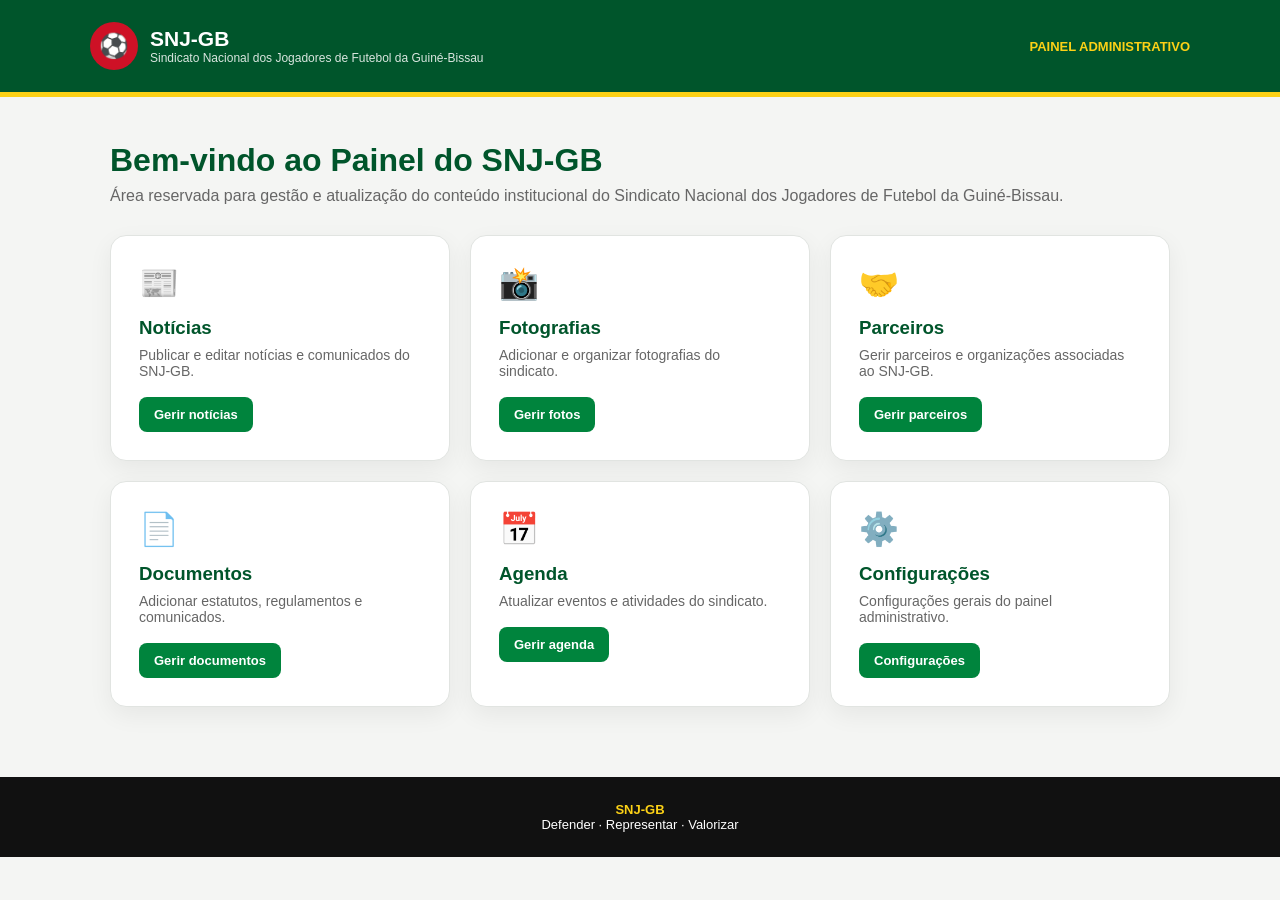
<file: admin/index.html>
<!doctype html>
<html lang="pt">
<head>
  <meta charset="utf-8">
  <meta name="viewport" content="width=device-width, initial-scale=1">

  <title>Painel Administrativo | SNJ-GB</title>

  <style>
    * {
      box-sizing: border-box;
      margin: 0;
      padding: 0;
    }

    body {
      font-family: Arial, Helvetica, sans-serif;
      background: #f4f5f3;
      color: #111111;
    }

    header {
      background: #00552b;
      color: #ffffff;
      padding: 22px;
      border-bottom: 5px solid #fcd116;
    }

    .header-content {
      max-width: 1100px;
      margin: auto;
      display: flex;
      justify-content: space-between;
      align-items: center;
      gap: 20px;
    }

    .brand {
      display: flex;
      align-items: center;
      gap: 12px;
    }

    .logo {
      width: 48px;
      height: 48px;
      border-radius: 50%;
      background: #ce1126;
      display: flex;
      align-items: center;
      justify-content: center;
      font-size: 24px;
    }

    .brand h1 {
      font-size: 21px;
    }

    .brand p {
      font-size: 12px;
      opacity: 0.85;
    }

    .admin-label {
      font-size: 13px;
      font-weight: bold;
      color: #fcd116;
    }

    main {
      max-width: 1100px;
      margin: 45px auto;
      padding: 0 20px;
    }

    .welcome {
      margin-bottom: 30px;
    }

    .welcome h2 {
      color: #00552b;
      margin-bottom: 8px;
      font-size: 32px;
    }

    .welcome p {
      color: #666666;
    }

    .dashboard {
      display: grid;
      grid-template-columns: repeat(3, 1fr);
      gap: 20px;
    }

    .card {
      background: #ffffff;
      padding: 28px;
      border-radius: 16px;
      border: 1px solid #e1e4e1;
      box-shadow: 0 8px 25px rgba(0,0,0,0.06);
      transition: 0.2s;
    }

    .card:hover {
      transform: translateY(-3px);
    }

    .icon {
      font-size: 32px;
      margin-bottom: 15px;
    }

    .card h3 {
      color: #00552b;
      margin-bottom: 8px;
    }

    .card p {
      color: #666666;
      font-size: 14px;
      margin-bottom: 18px;
    }

    .button {
      display: inline-block;
      padding: 10px 15px;
      border-radius: 8px;
      background: #00843d;
      color: #ffffff;
      text-decoration: none;
      font-size: 13px;
      font-weight: bold;
    }

    .button:hover {
      background: #00552b;
    }

    footer {
      margin-top: 70px;
      padding: 25px;
      background: #111111;
      color: #ffffff;
      text-align: center;
      font-size: 13px;
    }

    footer strong {
      color: #fcd116;
    }

    @media (max-width: 750px) {

      .header-content {
        align-items: flex-start;
        flex-direction: column;
      }

      .dashboard {
        grid-template-columns: 1fr;
      }

      main {
        margin-top: 30px;
      }

    }
  </style>
</head>

<body>

<header>
  <div class="header-content">

    <div class="brand">
      <div class="logo">⚽</div>

      <div>
        <h1>SNJ-GB</h1>
        <p>Sindicato Nacional dos Jogadores de Futebol da Guiné-Bissau</p>
      </div>
    </div>

    <div class="admin-label">
      PAINEL ADMINISTRATIVO
    </div>

  </div>
</header>

<main>

  <div class="welcome">
    <h2>Bem-vindo ao Painel do SNJ-GB</h2>

    <p>
      Área reservada para gestão e atualização do conteúdo institucional
      do Sindicato Nacional dos Jogadores de Futebol da Guiné-Bissau.
    </p>
  </div>

  <div class="dashboard">

    <div class="card">
      <div class="icon">📰</div>
      <h3>Notícias</h3>
      <p>Publicar e editar notícias e comunicados do SNJ-GB.</p>
      <a href="#" class="button">Gerir notícias</a>
    </div>

    <div class="card">
      <div class="icon">📸</div>
      <h3>Fotografias</h3>
      <p>Adicionar e organizar fotografias do sindicato.</p>
      <a href="#" class="button">Gerir fotos</a>
    </div>

    <div class="card">
      <div class="icon">🤝</div>
      <h3>Parceiros</h3>
      <p>Gerir parceiros e organizações associadas ao SNJ-GB.</p>
      <a href="#" class="button">Gerir parceiros</a>
    </div>

    <div class="card">
      <div class="icon">📄</div>
      <h3>Documentos</h3>
      <p>Adicionar estatutos, regulamentos e comunicados.</p>
      <a href="#" class="button">Gerir documentos</a>
    </div>

    <div class="card">
      <div class="icon">📅</div>
      <h3>Agenda</h3>
      <p>Atualizar eventos e atividades do sindicato.</p>
      <a href="#" class="button">Gerir agenda</a>
    </div>

    <div class="card">
      <div class="icon">⚙️</div>
      <h3>Configurações</h3>
      <p>Configurações gerais do painel administrativo.</p>
      <a href="#" class="button">Configurações</a>
    </div>

  </div>

</main>

<footer>
  <strong>SNJ-GB</strong><br>
  Defender · Representar · Valorizar
</footer>

</body>
  </html>
</file>
<file: style.css>
:root {
  --verde: #00843d;
  --verde-escuro: #00552b;
  --vermelho: #ce1126;
  --amarelo: #fcd116;
  --preto: #111111;
  --branco: #ffffff;
  --cinza: #f4f5f3;
  --texto: #333333;
  --borda: #e2e5e2;
  --sombra: 0 10px 30px rgba(0, 0, 0, 0.08);
  --raio: 18px;
}

* {
  margin: 0;
  padding: 0;
  box-sizing: border-box;
}

html {
  scroll-behavior: smooth;
}

body {
  font-family: Arial, Helvetica, sans-serif;
  color: var(--texto);
  background: var(--branco);
  line-height: 1.6;
}

a {
  color: inherit;
  text-decoration: none;
}

img {
  max-width: 100%;
  height: auto;
}

.container {
  width: min(1120px, 92%);
  margin: 0 auto;
}

/* =========================
   HEADER
========================= */

header {
  position: sticky;
  top: 0;
  z-index: 1000;
  background: var(--branco);
  border-bottom: 4px solid var(--verde);
  box-shadow: 0 3px 15px rgba(0, 0, 0, 0.08);
}

.nav {
  min-height: 82px;
  display: flex;
  align-items: center;
  justify-content: space-between;
  gap: 25px;
}

.brand {
  display: flex;
  align-items: center;
  gap: 12px;
}

.crest {
  width: 48px;
  height: 48px;
  display: flex;
  align-items: center;
  justify-content: center;
  border-radius: 50%;
  background: var(--verde);
  color: var(--amarelo);
  font-size: 25px;
}

.brand b {
  display: block;
  color: var(--verde-escuro);
  font-size: 21px;
}

.brand small {
  display: block;
  color: var(--preto);
  font-size: 11px;
  line-height: 1.25;
}

nav {
  display: flex;
  align-items: center;
  gap: 18px;
}

nav a {
  color: var(--preto);
  font-size: 13px;
  font-weight: 700;
  transition: 0.2s;
}

nav a:hover {
  color: var(--verde);
}

.menu {
  display: none;
  border: 0;
  background: var(--verde);
  color: var(--branco);
  padding: 9px 12px;
  border-radius: 8px;
  font-size: 20px;
  cursor: pointer;
}

/* =========================
   SEÇÕES
========================= */

section {
  padding: 85px 0;
}

.alt {
  background: var(--cinza);
}

.section-head {
  margin-bottom: 40px;
}

.section-head h2 {
  margin-bottom: 12px;
  color: var(--preto);
  font-size: clamp(30px, 5vw, 44px);
  line-height: 1.15;
}

.section-head p:last-child {
  max-width: 720px;
  color: #626862;
}

.eyebrow {
  margin-bottom: 8px;
  color: var(--vermelho);
  font-size: 12px;
  font-weight: 900;
  letter-spacing: 1.5px;
}

/* =========================
   HERO
========================= */

.hero {
  position: relative;
  overflow: hidden;
  padding: 100px 0;
  background:
    linear-gradient(135deg, var(--verde-escuro), var(--verde));
  color: var(--branco);
}

.hero::after {
  content: "";
  position: absolute;
  left: 0;
  bottom: 0;
  width: 100%;
  height: 8px;
  background: linear-gradient(
    90deg,
    var(--vermelho) 0 33%,
    var(--amarelo) 33% 66%,
    var(--verde) 66%
  );
}

.hero-grid {
  display: grid;
  grid-template-columns: 1.3fr 0.7fr;
  gap: 50px;
  align-items: center;
}

.hero h1 {
  margin-bottom: 20px;
  color: var(--branco);
  font-size: clamp(40px, 7vw, 70px);
  line-height: 1.05;
}

.hero h1 span {
  color: var(--amarelo);
}

.hero .eyebrow {
  color: var(--amarelo);
}

.lead {
  max-width: 680px;
  margin-bottom: 30px;
  color: rgba(255, 255, 255, 0.9);
  font-size: 18px;
}

.actions {
  display: flex;
  flex-wrap: wrap;
  gap: 12px;
}

.btn {
  display: inline-flex;
  align-items: center;
  justify-content: center;
  min-height: 46px;
  padding: 12px 20px;
  border-radius: 9px;
  border: 2px solid transparent;
  font-weight: 800;
  cursor: pointer;
  transition: 0.2s;
}

.btn:hover {
  transform: translateY(-2px);
}

.btn.primary {
  background: var(--amarelo);
  color: var(--preto);
}

.btn.ghost {
  background: transparent;
  border-color: var(--branco);
  color: var(--branco);
}

.hero-card {
  padding: 35px;
  border-radius: 24px;
  background: rgba(255, 255, 255, 0.1);
  border: 1px solid rgba(255, 255, 255, 0.2);
}

.hero-card .ball {
  margin-bottom: 15px;
  font-size: 55px;
}

.hero-card h3 {
  margin-bottom: 10px;
  color: var(--amarelo);
  font-size: 25px;
}

/* =========================
   SOBRE
========================= */

.two {
  display: grid;
  grid-template-columns: 1fr 1fr;
  gap: 40px;
  align-items: center;
}

.two p {
  font-size: 18px;
}

.quote {
  padding: 30px;
  border-left: 5px solid var(--vermelho);
  border-radius: 0 15px 15px 0;
  background: var(--cinza);
  color: var(--verde-escuro);
  font-size: 21px;
  font-weight: 800;
}

.cards {
  display: grid;
  gap: 22px;
}

.cards.three {
  grid-template-columns: repeat(3, 1fr);
}

.cards article {
  padding: 28px;
  border-radius: var(--raio);
  background: var(--branco);
  border: 1px solid var(--borda);
  box-shadow: var(--sombra);
}

.cards article h3 {
  margin-bottom: 10px;
  color: var(--verde-escuro);
}

.cards article p {
  color: #626862;
}

.tag {
  display: inline-block;
  margin-bottom: 15px;
  padding: 5px 10px;
  border-radius: 20px;
  background: var(--amarelo);
  color: var(--preto);
  font-size: 11px;
  font-weight: 900;
}

/* =========================
   SERVIÇOS
========================= */

.service-list {
  display: grid;
  grid-template-columns: repeat(2, 1fr);
  gap: 18px;
}

.service-list > div {
  padding: 25px;
  border-radius: var(--raio);
  border-left: 5px solid var(--verde);
  background: var(--cinza);
}

.service-list b {
  display: block;
  margin: 7px 0;
  color: var(--verde-escuro);
}

.service-list span {
  color: #666;
  font-size: 14px;
}

/* =========================
   NOTÍCIAS
========================= */

.news {
  display: grid;
  grid-template-columns: repeat(2, 1fr);
  gap: 22px;
}

.news article {
  padding: 30px;
  border-radius: var(--raio);
  border: 1px solid var(--borda);
  box-shadow: var(--sombra);
}

.date {
  margin-bottom: 10px;
  color: var(--vermelho);
  font-size: 12px;
  font-weight: 900;
  letter-spacing: 1px;
}

.news h3 {
  margin-bottom: 10px;
  color: var(--verde-escuro);
}

/* =========================
   DOCUMENTOS
========================= */

.docs {
  display: grid;
  grid-template-columns: repeat(3, 1fr);
  gap: 20px;
}

.docs > div {
  padding: 25px;
  border: 1px solid var(--borda);
  border-radius: var(--raio);
  background: var(--branco);
}

.docs b,
.docs span {
  display: block;
}

.docs b {
  margin: 8px 0;
  color: var(--verde-escuro);
}

.docs span {
  color: #666;
  font-size: 14px;
}

/* =========================
   MENSAGEM DO PRESIDENTE
========================= */

.presidente {
  background: var(--branco);
}

.presidente-grid {
  display: grid;
  grid-template-columns: 320px 1fr;
  gap: 50px;
  align-items: start;
}

.presidente-foto {
  position: sticky;
  top: 110px;
}

.presidente-placeholder {
  min-height: 400px;
  display: flex;
  align-items: center;
  justify-content: center;
  border-radius: 24px;
  background: linear-gradient(145deg, var(--verde-escuro), var(--verde));
  color: var(--amarelo);
  font-size: 28px;
  font-weight: 900;
  box-shadow: var(--sombra);
}

.presidente-text {
  font-size: 16px;
  line-height: 1.8;
}

.presidente-text p {
  margin-bottom: 18px;
}

.presidente-text blockquote {
  margin: 30px 0;
  padding: 25px 30px;
  border-left: 5px solid var(--amarelo);
  border-radius: 0 15px 15px 0;
  background: var(--cinza);
  color: var(--verde-escuro);
  font-size: 19px;
  font-weight: 800;
}

.assinatura {
  display: flex;
  flex-direction: column;
  margin-top: 30px;
  padding-top: 20px;
  border-top: 1px solid var(--borda);
}

.assinatura strong {
  color: var(--verde-escuro);
  font-size: 19px;
}

.assinatura span {
  color: #68756e;
  font-size: 14px;
}

/* =========================
   PARCEIROS
========================= */

#parceiros {
  background: var(--branco);
}

.partners {
  display: grid;
  grid-template-columns: repeat(3, 1fr);
  gap: 20px;
}

.partner-card {
  padding: 30px 25px;
  border: 1px solid var(--borda);
  border-radius: var(--raio);
  background: var(--branco);
  text-align: center;
  box-shadow: var(--sombra);
  transition: 0.25s;
}

.partner-card:hover {
  transform: translateY(-5px);
}

.partner-card h3 {
  margin-bottom: 10px;
  color: var(--verde-escuro);
}

.partner-card p {
  color: #68756e;
  font-size: 14px;
}

/* =========================
   ESTRUTURA
========================= */

#estrutura {
  background: var(--cinza);
}

.regional {
  margin-top: 45px;
  padding: 30px;
  border-radius: var(--raio);
  background: var(--branco);
  border: 1px solid var(--borda);
}

.regional h3 {
  margin-bottom: 20px;
  color: var(--verde-escuro);
}

.regions {
  display: flex;
  flex-wrap: wrap;
  gap: 10px;
}

.regions span {
  padding: 9px 15px;
  border-radius: 999px;
  background: var(--verde);
  color: var(--branco);
  font-size: 13px;
  font-weight: 800;
}

.regions span:nth-child(4n) {
  background: var(--vermelho);
}

.regions span:nth-child(3n) {
  background: var(--amarelo);
  color: var(--preto);
}

/* =========================
   ASSOCIAÇÃO
========================= */

#associado {
  background: var(--verde);
  color: var(--branco);
}

#associado .section-head {
  max-width: 760px;
  margin: 0 auto 40px;
  text-align: center;
}

#associado .section-head h2 {
  color: var(--branco);
}

#associado .section-head > p:last-child {
  color: rgba(255, 255, 255, 0.9);
}

.membership-grid {
  display: grid;
  grid-template-columns: 0.8fr 1.2fr;
  gap: 30px;
  align-items: start;
}

.membership-info,
.membership-form {
  padding: 32px;
  border-radius: 20px;
}

.membership-info {
  background: var(--verde-escuro);
}

.membership-info h3,
.membership-form h3 {
  margin-bottom: 15px;
  font-size: 25px;
}

.membership-info p {
  margin-bottom: 22px;
  color: rgba(255, 255, 255, 0.85);
}

.membership-info ul {
  display: grid;
  gap: 12px;
  margin-bottom: 25px;
  list-style: none;
}

.membership-info li {
  padding: 10px 0;
  border-bottom: 1px solid rgba(255, 255, 255, 0.12);
}

.membership-fee {
  display: flex;
  flex-direction: column;
  padding: 18px;
  border-radius: 14px;
  background: rgba(255, 255, 255, 0.08);
}

.membership-fee span {
  color: var(--amarelo);
  font-size: 25px;
  font-weight: 900;
}

.membership-form {
  display: grid;
  gap: 10px;
  background: var(--branco);
  color: var(--texto);
}

.membership-form h3 {
  color: var(--verde-escuro);
}

.membership-form label {
  margin-top: 5px;
  font-size: 13px;
  font-weight: 800;
}

.membership-form input,
.membership-form select,
.membership-form textarea {
  width: 100%;
  padding: 13px 15px;
  border: 1px solid var(--borda);
  border-radius: 10px;
  background: var(--branco);
  color: var(--texto);
  outline: none;
  font: inherit;
}

.membership-form input:focus,
.membership-form select:focus,
.membership-form textarea:focus {
  border-color: var(--verde);
}

.membership-form textarea {
  min-height: 110px;
  resize: vertical;
}

.membership-form .btn {
  margin-top: 10px;
  border: 0;
}

/* =========================
   CONTACTOS
========================= */

.contact-grid {
  display: grid;
  grid-template-columns: 0.8fr 1.2fr;
  gap: 40px;
}

.contact-grid form {
  display: grid;
  gap: 12px;
}

.contact-grid input,
.contact-grid textarea {
  width: 100%;
  padding: 14px;
  border: 1px solid var(--borda);
  border-radius: 10px;
  font: inherit;
}

.contact-grid textarea {
  min-height: 150px;
  resize: vertical;
}

.contact-grid input:focus,
.contact-grid textarea:focus {
  outline: none;
  border-color: var(--verde);
}

/* =========================
   RODAPÉ
========================= */

footer {
  background: var(--preto);
  color: var(--branco);
  border-top: 6px solid var(--vermelho);
}

.footer {
  min-height: 150px;
  display: flex;
  align-items: center;
  justify-content: space-between;
  gap: 30px;
}

.footer b {
  color: var(--amarelo);
  font-size: 22px;
}

.footer p {
  color: #d7d7d7;
  font-size: 13px;
}

/* =========================
   RESPONSIVIDADE
========================= */

@media (max-width: 950px) {

  nav {
    gap: 10px;
  }

  nav a {
    font-size: 12px;
  }

  .hero-grid,
  .membership-grid {
    grid-template-columns: 1fr;
  }

  .cards.three,
  .partners,
  .docs {
    grid-template-columns: repeat(2, 1fr);
  }

  .presidente-grid {
    grid-template-columns: 1fr;
  }

  .presidente-foto {
    position: static;
  }

}

@media (max-width: 700px) {

  section {
    padding: 65px 0;
  }

  .nav {
    min-height: 70px;
  }

  .menu {
    display: block;
  }

  nav {
    display: none;
    position: absolute;
    top: 70px;
    left: 0;
    right: 0;
    padding: 20px;
    flex-direction: column;
    align-items: stretch;
    background: var(--branco);
    border-bottom: 4px solid var(--verde);
    box-shadow: var(--sombra);
  }

  nav.open {
    display: flex;
  }

  nav a {
    padding: 10px;
    text-align: center;
  }

  .hero {
    padding: 75px 0;
  }

  .hero-grid,
  .two,
  .service-list,
  .news,
  .contact-grid {
    grid-template-columns: 1fr;
  }

  .cards.three,
  .partners,
  .docs {
    grid-template-columns: 1fr;
  }

  .footer {
    padding: 35px 0;
    flex-direction: column;
    align-items: flex-start;
  }

}

@media (max-width: 480px) {

  .hero h1 {
    font-size: 42px;
  }

  .hero-card,
  .membership-info,
  .membership-form {
    padding: 22px;
  }

  .presidente-placeholder {
    min-height: 260px;
  }

  .presidente-text {
    font-size: 15px;
  }

  .presidente-text blockquote {
    padding: 20px;
    font-size: 17px;
  }

  .regional {
    padding: 22px;
  }

  .regions {
    gap: 7px;
  }

  .regions span {
    padding: 8px 11px;
    font-size: 12px;
  }

  }
</file>
